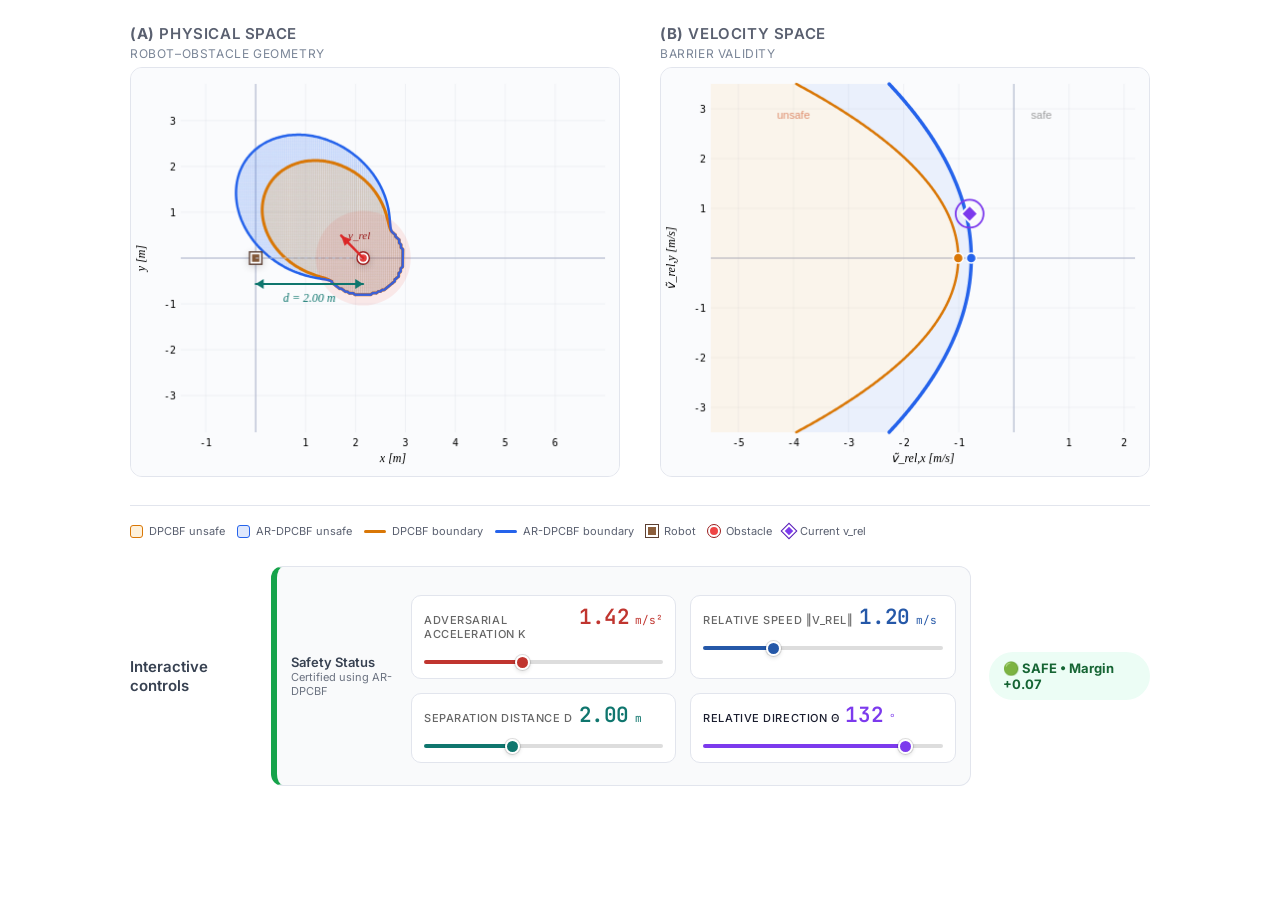
<file: static/interactive/ar_dpcbf_variation_embed.html>
<!DOCTYPE html>

<html lang="en">
<head>
<meta charset="utf-8"/>
<meta content="width=device-width, initial-scale=1.0" name="viewport"/>
<title>AR-DPCBF — Adversarial Barrier Variation</title>
<link href="https://fonts.googleapis.com/css2?family=Inter:wght@400;500;600&amp;family=JetBrains+Mono:wght@400;500&amp;display=swap" rel="stylesheet"/>
<style>
*,*::before,*::after{box-sizing:border-box;margin:0;padding:0}
:root{--bg:transparent;--surf:#fff;--bdr:#E2E5ED;--t1:#1A1D2E;--t2:#5A6070;
  --k-bg:#FFF0EE;--k-b:#C0352F;--k-v:#8A1510;
  --v-bg:#EBF3FF;--v-b:#2558A8;--v-v:#163768;
  --d-bg:#F0FDFA;--d-b:#0F766E;--d-v:#115E59;
  --a-bg:#F3EEFF;--a-b:#7C3AED;--a-v:#5B21B6;}
body{background:transparent;font-family:'Inter',sans-serif;background:var(--bg);color:var(--t1);min-height:100vh;padding:24px 16px 40px;}
.hdr{text-align:center;margin-bottom:20px;}
.hdr h1{font-size:17px;font-weight:600;letter-spacing:-.01em;margin-bottom:3px;}
.hdr p{font-size:12px;color:var(--t2);font-family:'JetBrains Mono',monospace;}
.card{background:transparent;border:none;border-radius:14px;
  padding:22px 22px 18px;max-width:1020px;margin:0 auto;}
.sls{display:grid;grid-template-columns:repeat(2,1fr);gap:14px;margin-top:18px;}
.sb{border-radius:10px;padding:12px;background:#fff !important;border:1px solid var(--bdr) !important;}
.sb.k{background:var(--k-bg);border:1.5px solid var(--k-b);}
.sb.v{background:var(--v-bg);border:1.5px solid var(--v-b);}
.sb.d{background:var(--d-bg);border:1.5px solid var(--d-b);}
.sbt{display:flex;align-items:baseline;gap:6px;margin-bottom:7px;}
.sbl{font-size:11px;font-weight:500;letter-spacing:.05em;text-transform:uppercase;}
.sb.k .sbl{color:#666}.sb.v .sbl{color:#666}.sb.d .sbl{color:#666}
.sbv{font-size:21px;font-weight:600;font-family:'JetBrains Mono',monospace;letter-spacing:-.02em;line-height:1;}
.sb.k .sbv{color:var(--k-b)}.sb.v .sbv{color:var(--v-b)}.sb.d .sbv{color:var(--d-b)}
.sbu{font-size:11px;font-family:'JetBrains Mono',monospace;}
.sb.k .sbu{color:var(--k-b)}.sb.v .sbu{color:var(--v-b)}.sb.d .sbu{color:var(--d-b)}
input[type=range]{-webkit-appearance:none;appearance:none;width:100%;height:4px;border-radius:2px;outline:none;cursor:pointer;}
.sb.k input{background:linear-gradient(to right,var(--k-b) var(--p,40%),#DDD var(--p,40%));}
.sb.v input{background:linear-gradient(to right,var(--v-b) var(--p,40%),#DDD var(--p,40%));}
.sb.d input{background:linear-gradient(to right,var(--d-b) var(--p,40%),#DDD var(--p,40%));}
input[type=range]::-webkit-slider-thumb{-webkit-appearance:none;width:15px;height:15px;border-radius:50%;
  border:2px solid white;box-shadow:0 0 0 1px rgba(0,0,0,.12),0 2px 4px rgba(0,0,0,.12);cursor:pointer;}
.sb.k input::-webkit-slider-thumb{background:var(--k-b);}
.sb.v input::-webkit-slider-thumb{background:var(--v-b);}
.sb.d input::-webkit-slider-thumb{background:var(--d-b);}
.sb.a{background:var(--a-bg);border:1.5px solid var(--a-b);}
.sb.a .sbv{color:var(--a-b)}
.sb.a .sbu{color:var(--a-b)}
.sb.a input{background:linear-gradient(to right,var(--a-b) var(--p,40%),#DDD var(--p,40%));}
.sb.a input::-webkit-slider-thumb{background:var(--a-b);}

.plots{display:grid;grid-template-columns:1fr 1fr;gap:40px;}
.pw{display:flex;flex-direction:column;gap:5px;}
.pt{font-size:11px;font-weight:500;color:var(--t2);letter-spacing:.04em;text-transform:uppercase;}
canvas{display:block;width:100%;border-radius:12px;border:1px solid var(--bdr);background:#FAFBFD;}
.embed{box-shadow:none;border:none;background:transparent;padding:0}.sls{margin-bottom:12px}.sb{padding:10px 12px}.pt{font-size:15px;font-weight:600}.leg{display:flex;flex-wrap:wrap;gap:6px 12px;margin-top:28px;padding-top:18px;border-top:1px solid var(--bdr);}
.li{display:flex;align-items:center;gap:6px;font-size:11px;color:var(--t2);}
.lsw{width:13px;height:13px;border-radius:3px;border:1.5px solid;}
.lln{width:22px;height:3px;border-radius:1.5px;}
.lds{width:22px;height:0;border-top:2.5px dashed;}
.ldt{width:9px;height:9px;border-radius:50%;}

canvas{transition:transform .12s ease;}
.sb{transition:box-shadow .15s ease,transform .15s ease;}
.sb:hover{box-shadow:0 3px 10px rgba(0,0,0,.08);}
input[type=range]:active{cursor:grabbing;}


.status-card{margin:18px 0 24px;padding:16px 18px;border:1px solid #E2E5ED;border-left:6px solid #16A34A;border-radius:12px;background:#F9FAFB;display:flex;justify-content:space-between;align-items:center;transition:.2s}
.status-title{font-size:13px;font-weight:600;color:#374151}
.status-sub{font-size:11px;color:#6B7280}
.status-pill{padding:8px 14px;border-radius:999px;font-weight:700;font-size:13px}
.controls-header{display:flex;justify-content:space-between;align-items:center;margin-top:28px;margin-bottom:12px;gap:18px}
.controls-title{font-size:15px;font-weight:600;color:#374151}
.status-card.compact{margin:0;min-width:280px;padding:10px 14px}
</style>
</head>
<body>
<div class="card embed">
<div class="plots">
<div class="pw"><div class="pt"><b>(A)</b> Physical Space<br/><span style="font-size:12px;font-weight:400;color:#7a8597">Robot–Obstacle Geometry</span></div><canvas height="400" id="cp"></canvas></div>
<div class="pw"><div class="pt"><b>(B)</b> Velocity Space<br/><span style="font-size:12px;font-weight:400;color:#7a8597">Barrier Validity</span></div><canvas height="400" id="cv"></canvas></div>
</div>
<div class="leg">
<div class="li"><div class="lsw" style="background:rgba(245,158,11,.15);border-color:#D97706;"></div>DPCBF unsafe</div>
<div class="li"><div class="lsw" style="background:rgba(37,99,235,.15);border-color:#2563EB;"></div>AR-DPCBF unsafe</div>
<div class="li"><div class="lln" style="background:#D97706;"></div>DPCBF boundary</div>
<div class="li"><div class="lln" style="background:#2563EB;"></div>AR-DPCBF boundary</div>
<div class="li"><div style="width:12px;height:12px;background:#8B5E3C;border:2px solid #fff;outline:1.5px solid #5C4033;"></div>Robot</div>
<div class="li"><div style="width:12px;height:12px;border-radius:50%;background:#EF4444;border:2px solid #fff;outline:1.5px solid #991B1B;"></div>Obstacle</div>
<div class="li"><div style="width:10px;height:10px;background:#7C3AED;border:2px solid #fff;outline:1.5px solid #5B21B6;transform:rotate(45deg);"></div>Current v_rel</div>
</div>
<div class="controls-header">
  <div class="controls-title">Interactive controls</div>
  <div class="status-card compact" id="statusCard">
<div>
<div class="status-title">Safety Status</div>
<div class="status-sub">Certified using AR-DPCBF</div>
</div>
<div class="sls">
<div class="sb k"><div class="sbt"><span class="sbl">Adversarial acceleration κ</span><span class="sbv" id="vk">1.42</span><span class="sbu">m/s²</span></div><input id="sk" max="3.5" min="0" step="0.02" type="range" value="1.42"/></div>
<div class="sb v"><div class="sbt"><span class="sbl">Relative speed ‖v_rel‖</span><span class="sbv" id="vv">1.20</span><span class="sbu">m/s</span></div><input id="sv" max="3.5" min="0.3" step="0.02" type="range" value="1.20"/></div>
<div class="sb d"><div class="sbt"><span class="sbl">Separation distance d</span><span class="sbv" id="vd">2.00</span><span class="sbu">m</span></div><input id="sd" max="5.0" min="0.3" step="0.02" type="range" value="2.00"/></div>
<div class="sb a"><div class="sbt"><span class="sbl">Relative direction θ</span><span class="sbv" id="va">132</span><span class="sbu">°</span></div><input id="sa" max="180" min="-180" step="1" type="range" value="132"/></div>
</div>
</div>
<div class="status-pill" id="statusPill">🟢 SAFE • Margin +0.00</div>
</div>

</div>
<script>
// Constants
const KL=0.144, KM=0.505, GAM=10, AMAX=1.0, RS=0.8, RR=0.3, RO=0.5;
const DPR = Math.min(window.devicePixelRatio||1, 2);

// Relative velocity direction
let theta=132;

// Plot axes
const PH={xmin:-1.5, xmax:7.0, ymin:-3.8, ymax:3.8};
const VL={xmin:-5.5, xmax:2.2, ymin:-3.5, ymax:3.5};

const elCP=document.getElementById('cp'), elCV=document.getElementById('cv');
function setupC(c){const w=c.parentElement.clientWidth; c.style.width=w+'px'; c.style.height='410px'; c.width=w*DPR; c.height=410*DPR;}
setupC(elCP); setupC(elCV);

function mkT(ax,W,H,PL,PR,PT,PB){
  const pw=W-PL-PR, ph=H-PT-PB;
  return{x:v=>PL+(v-ax.xmin)/(ax.xmax-ax.xmin)*pw,
         y:v=>PT+(1-(v-ax.ymin)/(ax.ymax-ax.ymin))*ph, pw, ph};
}

// ── Barrier field computation ──────────────────────────────────────────
// Returns two fields: h_dp (DPCBF) and h_ar (adversarial/AR)
// 
// Physical Space: robot position varies, obstacle fixed at (obs_x, 0)
// h_dp(robot_pos) = vtx(robot_pos) + λ·vty²(robot_pos) + μ(d_here)
//   unsafe if h_dp < 0
//
// h_ar(robot_pos) = h_dp(robot_pos) - Δμ(d_here)
//   where Δμ = κ·d_here/(γ·‖v_rel‖) = extra margin from adversarial acceleration
//   unsafe if h_ar < 0  i.e.  h_dp < Δμ
//   This is always a larger region than h_dp < 0
function buildField(kappa, vrel, d_slider){
  const obs_x = Math.sqrt(d_slider*d_slider + RS*RS);
  const th=theta*Math.PI/180;
  const VDX=Math.cos(th), VDY=Math.sin(th);
  const vrx=VDX*vrel, vry=VDY*vrel;
  const dmu_factor = kappa/(GAM*vrel);  // Δμ = dmu_factor * d_here

  const NX=220, NY=220;
  const hDP = new Float32Array(NX*NY);
  const hAR = new Float32Array(NX*NY);
  const dxf=(PH.xmax-PH.xmin)/(NX-1), dyf=(PH.ymax-PH.ymin)/(NY-1);

  for(let j=0;j<NY;j++){
    const ry=PH.ymin+j*dyf;
    for(let i=0;i<NX;i++){
      const rx=PH.xmin+i*dxf;
      // p_rel = obstacle - robot
      const px=obs_x-rx, py=0-ry;
      const dist2=px*px+py*py;

      if(dist2 <= RS*RS){
        // Inside combined safety circle → always unsafe (draw obstacle on top)
        hDP[j*NX+i] = -1;
        hAR[j*NX+i] = -1;
        continue;
      }

      const dg = Math.sqrt(dist2 - RS*RS);
      const alp = Math.atan2(py, px);
      const ca=Math.cos(alp), sa=Math.sin(alp);
      // Project v_rel into LoS frame
      const vtx = ca*vrx + sa*vry;
      const vty = -sa*vrx + ca*vry;
      // DPCBF barrier parameters at this position
      const lam = KL*dg/vrel;
      const mu  = KM*dg;
      const h = vtx + lam*vty*vty + mu;
      const dMu = kappa*dg/(GAM*vrel);
      hDP[j*NX+i] = h;
      hAR[j*NX+i] = h - dMu;
    }
  }
  return {hDP, hAR, NX, NY, dxf, dyf, obs_x, vrx, vry};
}

// ── Marching squares (find h=0 contours) ──────────────────────────────
function march(field, NX, NY){
  const segs=[];
  const dx=(PH.xmax-PH.xmin)/(NX-1), dy=(PH.ymax-PH.ymin)/(NY-1);
  for(let j=0;j<NY-1;j++)for(let i=0;i<NX-1;i++){
    const v00=field[j*NX+i], v10=field[j*NX+i+1];
    const v01=field[(j+1)*NX+i], v11=field[(j+1)*NX+i+1];
    const pts=[];
    const ip=(a,b,xa,ya,xb,yb)=>{
      const t=a/(a-b);
      pts.push([xa+t*(xb-xa), ya+t*(yb-ya)]);
    };
    if((v00>=0)!=(v10>=0)) ip(v00,v10, PH.xmin+i*dx,PH.ymin+j*dy, PH.xmin+(i+1)*dx,PH.ymin+j*dy);
    if((v10>=0)!=(v11>=0)) ip(v10,v11, PH.xmin+(i+1)*dx,PH.ymin+j*dy, PH.xmin+(i+1)*dx,PH.ymin+(j+1)*dy);
    if((v01>=0)!=(v11>=0)) ip(v01,v11, PH.xmin+i*dx,PH.ymin+(j+1)*dy, PH.xmin+(i+1)*dx,PH.ymin+(j+1)*dy);
    if((v00>=0)!=(v01>=0)) ip(v00,v01, PH.xmin+i*dx,PH.ymin+j*dy, PH.xmin+i*dx,PH.ymin+(j+1)*dy);
    if(pts.length>=2) segs.push(pts);
  }
  return segs;
}

// ── Raster fill (all cells where field<0) ─────────────────────────────
function rasterFill(ctx, field, NX, NY, T, color){
  ctx.fillStyle=color;
  const dx=(PH.xmax-PH.xmin)/(NX-1), dy=(PH.ymax-PH.ymin)/(NY-1);
  const pw=Math.ceil(T.pw/(NX-1))+1, ph=Math.ceil(T.ph/(NY-1))+1;
  for(let j=0;j<NY;j++)for(let i=0;i<NX;i++){
    if(field[j*NX+i]<0){
      ctx.fillRect(
        T.x(PH.xmin+i*dx - dx/2),
        T.y(PH.ymin+j*dy + dy/2),
        pw, ph
      );
    }
  }
}

// ── Drawing utilities ──────────────────────────────────────────────────
function drawSegs(ctx,segs,T){for(const p of segs){if(p.length<2)continue;ctx.moveTo(T.x(p[0][0]),T.y(p[0][1]));ctx.lineTo(T.x(p[1][0]),T.y(p[1][1]));}}

function arw(ctx,x1,y1,x2,y2,col,lw){
  const a=Math.atan2(y2-y1,x2-x1), hl=11*DPR;
  ctx.save();
  ctx.strokeStyle=col;ctx.fillStyle=col;
  ctx.lineWidth=2.5*DPR;
  ctx.lineCap='round';ctx.lineJoin='round';
  ctx.beginPath();ctx.moveTo(x1,y1);ctx.lineTo(x2,y2);ctx.stroke();
  ctx.beginPath();
  ctx.moveTo(x2,y2);
  ctx.lineTo(x2-hl*Math.cos(a-0.45),y2-hl*Math.sin(a-0.45));
  ctx.lineTo(x2-hl*Math.cos(a+0.45),y2-hl*Math.sin(a+0.45));
  ctx.closePath();ctx.fill();
  ctx.font=`italic ${11*DPR}px Georgia`;
  ctx.fillStyle='#991B1B';
  ctx.fillText('v_rel',(x1+x2)/2-4*DPR,(y1+y2)/2-8*DPR);
  ctx.restore();
}

function gridAxes(ctx,T,ax,xv,yv,xl,yl,W,H,PL,PR,PT,PB){
  ctx.save();
  ctx.strokeStyle='rgba(150,160,180,0.18)';ctx.lineWidth=.6*DPR;
  for(const x of xv){ctx.beginPath();ctx.moveTo(T.x(x),PT);ctx.lineTo(T.x(x),H-PB);ctx.stroke();}
  for(const y of yv){ctx.beginPath();ctx.moveTo(PL,T.y(y));ctx.lineTo(W-PR,T.y(y));ctx.stroke();}
  ctx.strokeStyle='#A8B0C8';ctx.lineWidth=DPR;
  ctx.beginPath();ctx.moveTo(PL,T.y(0));ctx.lineTo(W-PR,T.y(0));ctx.stroke();
  ctx.beginPath();ctx.moveTo(T.x(0),PT);ctx.lineTo(T.x(0),H-PB);ctx.stroke();
  ctx.fillStyle='#000000';ctx.font=`${10*DPR}px 'JetBrains Mono',monospace`;
  ctx.textAlign='center';
  for(const x of xv){if(x===0)continue;ctx.fillText(x,T.x(x),H-PB+14*DPR);}
  ctx.textAlign='right';
  for(const y of yv){if(y===0)continue;ctx.fillText(y,PL-5*DPR,T.y(y)+4*DPR);}
  ctx.font=`italic ${12*DPR}px Georgia,serif`;ctx.fillStyle='#000000';
  ctx.textAlign='center';
  ctx.fillText(xl,PL+T.pw/2,H-PB+30*DPR);
  ctx.save();ctx.translate(PL-36*DPR,PT+T.ph/2);ctx.rotate(-Math.PI/2);ctx.fillText(yl,0,0);ctx.restore();
  ctx.restore();
}


function drawMarker(ctx,x,y,isRobot,fill,outer){
  ctx.save();
  ctx.shadowColor='rgba(0,0,0,0.18)';
  ctx.shadowBlur=8*DPR;
  ctx.shadowOffsetY=2*DPR;
  const ro=6.2*DPR;      // outer outline
  const ri=4.9*DPR;      // smaller filled marker
  ctx.fillStyle=fill;
  ctx.strokeStyle='#FFFFFF';
  ctx.lineWidth=2.4*DPR;
  if(isRobot){
    ctx.beginPath();
    ctx.rect(x-ri,y-ri,2*ri,2*ri);
    ctx.fill();
    ctx.stroke();
    ctx.shadowColor='transparent';
    ctx.strokeStyle=outer;
    ctx.lineWidth=1.4*DPR;
    ctx.strokeRect(x-ro,y-ro,2*ro,2*ro);
  }else{
    ctx.beginPath();
    ctx.arc(x,y,ri,0,Math.PI*2);
    ctx.fill();
    ctx.stroke();
    ctx.shadowColor='transparent';
    ctx.beginPath();
    ctx.strokeStyle=outer;
    ctx.lineWidth=1.4*DPR;
    ctx.arc(x,y,ro,0,Math.PI*2);
    ctx.stroke();
  }
  ctx.restore();
}

// ── Main render ────────────────────────────────────────────────────────
function render(kappa, vrel, d){
  const F = buildField(kappa, vrel, d);
  const PL=50*DPR, PR=14*DPR, PT=16*DPR, PB=44*DPR;
  const Wp=elCP.width, Hp=elCP.height, Wv=elCV.width, Hv=elCV.height;
  const Tp=mkT(PH,Wp,Hp,PL,PR,PT,PB);
  const Tv=mkT(VL,Wv,Hv,PL,PR,PT,PB);
  const ctxP=elCP.getContext('2d'), ctxV=elCV.getContext('2d');

  // ── Physical Space ──────────────────────────────────────────────────
  ctxP.clearRect(0,0,Wp,Hp);
  ctxP.fillStyle='#FAFBFD'; ctxP.fillRect(0,0,Wp,Hp);
  gridAxes(ctxP,Tp,PH,[-1,0,1,2,3,4,5,6],[-3,-2,-1,0,1,2,3],'x [m]','y [m]',Wp,Hp,PL,PR,PT,PB);

  // Green fill first (AR unsafe — larger, behind orange)
  rasterFill(ctxP, F.hAR, F.NX, F.NY, Tp, 'rgba(37,99,235,0.07)');
  // Orange fill on top (DPCBF unsafe — smaller inner region)
  rasterFill(ctxP, F.hDP, F.NX, F.NY, Tp, 'rgba(245,158,11,0.07)');

  // DPCBF boundary h=0 (orange dashed)
  const dpS=march(F.hDP, F.NX, F.NY);
  ctxP.save();ctxP.strokeStyle='#D97706';ctxP.lineWidth=3*DPR;ctxP.setLineDash([]);ctxP.lineCap='round';
  ctxP.beginPath();drawSegs(ctxP,dpS,Tp);ctxP.stroke();ctxP.restore();

  // AR boundary h_ar=0 (blue solid, the h*=0 curve)
  const arS=march(F.hAR, F.NX, F.NY);
  ctxP.save();ctxP.strokeStyle='#2563EB';ctxP.lineWidth=2.5*DPR;ctxP.setLineDash([]);ctxP.lineCap='round';
  ctxP.beginPath();drawSegs(ctxP,arS,Tp);ctxP.stroke();ctxP.restore();

  // Obstacle at (obs_x, 0)
  const obs_x=F.obs_x;
  const ox=Tp.x(obs_x), oy=Tp.y(0);
  const halo=RO/(PH.xmax-PH.xmin)*Tp.pw*1.9;
  ctxP.save();
  ctxP.fillStyle='rgba(229,57,53,0.10)';
  ctxP.beginPath();ctxP.arc(ox,oy,halo,0,Math.PI*2);ctxP.fill();
  drawMarker(ctxP,ox,oy,false,'#EF4444','#991B1B');

  // Robot at origin (0,0)
  const rx0=Tp.x(0), ry0=Tp.y(0);
  drawMarker(ctxP,rx0,ry0,true,'#8B5E3C','#5C4033');

  // LoS dashed line robot→obstacle
  ctxP.save();ctxP.strokeStyle='#BFC7D8';ctxP.lineWidth=DPR;ctxP.setLineDash([3*DPR,4*DPR]);
  ctxP.beginPath();ctxP.moveTo(rx0,ry0);ctxP.lineTo(ox,oy);ctxP.stroke();ctxP.restore();

  // v_rel arrow (from obstacle, shows relative velocity direction)
  arw(ctxP, ox, oy, Tp.x(obs_x+F.vrx*0.55), Tp.y(0+F.vry*0.55), '#DC2626', 2.5*DPR);

  // d annotation (separation arrow)
  const ay=Math.max(ry0,oy)+26*DPR;
  ctxP.save();ctxP.strokeStyle='#0F766E';ctxP.lineWidth=1.8*DPR;ctxP.setLineDash([]);ctxP.lineCap='round';
  ctxP.beginPath();ctxP.moveTo(rx0,ay);ctxP.lineTo(ox,ay);ctxP.stroke();
  ctxP.fillStyle='#0F766E';
  [[rx0,1],[ox,-1]].forEach(([x,s])=>{ctxP.beginPath();ctxP.moveTo(x,ay);ctxP.lineTo(x+s*8*DPR,ay-5*DPR);ctxP.lineTo(x+s*8*DPR,ay+5*DPR);ctxP.closePath();ctxP.fill();});
  ctxP.font=`italic ${12*DPR}px Georgia`;ctxP.textAlign='center';
  ctxP.fillText(`d = ${d.toFixed(2)} m`, (rx0+ox)/2, ay+18*DPR);
  ctxP.restore();

  // ── Velocity Space ───────────────────────────────────────────────────
  ctxV.clearRect(0,0,Wv,Hv);
  ctxV.fillStyle='#FAFBFD'; ctxV.fillRect(0,0,Wv,Hv);
  gridAxes(ctxV,Tv,VL,[-5,-4,-3,-2,-1,0,1,2],[-3,-2,-1,0,1,2,3],'ṽ_rel,x [m/s]','ṽ_rel,y [m/s]',Wv,Hv,PL,PR,PT,PB);

  // Parabola curves from exact equations
  // DPCBF: h=0 → ṽx = -λ·ṽy² - μ
  // AR-DPCBF: h*=0 → ṽx = -λ*·ṽy² - μ*
  const lam = KL*d/vrel, mu = KM*d;
  const dLam = kappa/(GAM*AMAX*vrel);
  const dMu = kappa*d/(GAM*vrel);
  const lam_s = lam - dLam;
  const mu_s = mu - dMu;
  const N=500, dpx=[], dpy=[], arx=[], ary=[];
  for(let i=0;i<=N;i++){
    const vy=VL.ymin+i/N*(VL.ymax-VL.ymin);
    const vxd=-lam  *vy*vy-mu,   vxa=-lam_s*vy*vy-mu_s;
    if(vxd>=VL.xmin&&vxd<=VL.xmax){dpx.push(vxd);dpy.push(vy);}
    if(vxa>=VL.xmin&&vxa<=VL.xmax){arx.push(vxa);ary.push(vy);}
  }

  // Left-of-DP fill (DPCBF unsafe in vel space)
  if(dpx.length>1){
    ctxV.save();ctxV.fillStyle='rgba(245,158,11,0.07)';
    ctxV.beginPath();ctxV.moveTo(Tv.x(dpx[0]),Tv.y(dpy[0]));
    for(let i=1;i<dpx.length;i++)ctxV.lineTo(Tv.x(dpx[i]),Tv.y(dpy[i]));
    ctxV.lineTo(Tv.x(VL.xmin),Tv.y(dpy[dpy.length-1]));
    ctxV.lineTo(Tv.x(VL.xmin),Tv.y(dpy[0]));
    ctxV.closePath();ctxV.fill();ctxV.restore();
  }

  // Gap fill between AR and DP parabolas (adversarial widening zone)
  if(dpx.length>1&&arx.length>1){
    ctxV.save();ctxV.fillStyle='rgba(37,99,235,0.07)';
    ctxV.beginPath();ctxV.moveTo(Tv.x(arx[0]),Tv.y(ary[0]));
    for(let i=1;i<arx.length;i++)ctxV.lineTo(Tv.x(arx[i]),Tv.y(ary[i]));
    for(let i=dpx.length-1;i>=0;i--)ctxV.lineTo(Tv.x(dpx[i]),Tv.y(dpy[i]));
    ctxV.closePath();ctxV.fill();ctxV.restore();
  }

  // DPCBF boundary (orange dashed)
  if(dpx.length>1){
    ctxV.save();ctxV.strokeStyle='#D97706';ctxV.lineWidth=2.5*DPR;ctxV.setLineDash([]);ctxV.lineCap='round';
    ctxV.beginPath();ctxV.moveTo(Tv.x(dpx[0]),Tv.y(dpy[0]));
    for(let i=1;i<dpx.length;i++)ctxV.lineTo(Tv.x(dpx[i]),Tv.y(dpy[i]));
    ctxV.stroke();ctxV.restore();
  }

  // AR-DPCBF boundary h*=0 (solid blue)
  if(arx.length>1){
    ctxV.save();ctxV.strokeStyle='#2563EB';ctxV.lineWidth=3.5*DPR;ctxV.setLineDash([]);ctxV.lineCap='round';
    ctxV.beginPath();ctxV.moveTo(Tv.x(arx[0]),Tv.y(ary[0]));
    for(let i=1;i<arx.length;i++)ctxV.lineTo(Tv.x(arx[i]),Tv.y(ary[i]));
    ctxV.stroke();ctxV.restore();
  }

  // Vertex dots on ṽy=0
  [[Tv.x(-mu),Tv.y(0),'#D97706'],[Tv.x(-mu_s),Tv.y(0),'#2563EB']].forEach(([x,y,c])=>{
    ctxV.save();ctxV.fillStyle=c;ctxV.strokeStyle='white';ctxV.lineWidth=1.5*DPR;
    ctxV.beginPath();ctxV.arc(x,y,5*DPR,0,Math.PI*2);ctxV.fill();ctxV.stroke();ctxV.restore();
  });

  // Current ṽ_rel dot (LoS frame at obstacle position: alpha=0 → vtx=vrx, vty=vry)
  const vtx_c=F.vrx, vty_c=F.vry;
  if(vtx_c>=VL.xmin&&vtx_c<=VL.xmax&&vty_c>=VL.ymin&&vty_c<=VL.ymax){
    const px=Tv.x(vtx_c), py=Tv.y(vty_c);
    ctxV.save();
    ctxV.translate(px,py);
    ctxV.rotate(Math.PI/4);
    ctxV.fillStyle='#7C3AED';
    ctxV.strokeStyle='white';
    ctxV.lineWidth=2*DPR;
    ctxV.beginPath();
    ctxV.rect(-6*DPR,-6*DPR,12*DPR,12*DPR);
    ctxV.fill();
    ctxV.stroke();
    ctxV.restore();
    ctxV.save();
    ctxV.strokeStyle='#7C3AED';
    ctxV.lineWidth=1.8*DPR;
    ctxV.beginPath();
    ctxV.arc(px,py,14*DPR,0,Math.PI*2);
    ctxV.stroke();
    // h and h* at current v_rel
    const h_now =vtx_c+lam  *vty_c*vty_c+mu;
    const hs_now=vtx_c+lam_s*vty_c*vty_c+mu_s;
    const safe=hs_now>=0;
    const pill=document.getElementById('statusPill');
    if(pill){
      if(safe){
        pill.textContent=`🟢 SAFE • Margin +${hs_now.toFixed(2)}`;
        pill.style.background='#ECFDF5';document.getElementById('statusCard').style.borderLeftColor='#16A34A';
        pill.style.color='#166534';
      }else{
        pill.textContent=`🔴 UNSAFE • Margin ${hs_now.toFixed(2)}`;
        pill.style.background='#FEF2F2';document.getElementById('statusCard').style.borderLeftColor='#DC2626';
        pill.style.color='#991B1B';
      }
    }
    ctxV.restore();
  }

  // safe/unsafe labels
  ctxV.save();ctxV.font=`${11*DPR}px 'Inter',sans-serif`;ctxV.textAlign='center';
  ctxV.fillStyle='rgba(80,80,80,0.55)';ctxV.fillText('safe',Tv.x(0.5),Tv.y(2.8));
  ctxV.fillStyle='rgba(200,60,10,0.55)';ctxV.fillText('unsafe',Tv.x(-4.0),Tv.y(2.8));
  ctxV.restore();
}

// ── Slider handling ────────────────────────────────────────────────────
function pct(el){return((+el.value-+el.min)/(+el.max-+el.min)*100).toFixed(1)+'%';}
let raf=null;
function onInput(){
  const k=+document.getElementById('sk').value;
  const v=+document.getElementById('sv').value;
  const d=+document.getElementById('sd').value;
  theta=+document.getElementById('sa').value;
  document.getElementById('vk').textContent=k.toFixed(2);
  document.getElementById('vv').textContent=v.toFixed(2);
  document.getElementById('vd').textContent=d.toFixed(2);
  document.getElementById('va').textContent=Math.round(theta);
  ['sk','sv','sd','sa'].forEach(id=>{const el=document.getElementById(id);el.style.setProperty('--p',pct(el));});
  if(raf)cancelAnimationFrame(raf);
  raf=requestAnimationFrame(()=>render(k,v,d));
}
['sk','sv','sd','sa'].forEach(id=>document.getElementById(id).addEventListener('input',onInput));
window.addEventListener('resize',()=>{setupC(elCP);setupC(elCV);onInput();});
['sk','sv','sd','sa'].forEach(id=>{const el=document.getElementById(id);el.style.setProperty('--p',pct(el));});
onInput();
</script>
</body>
</html>
</file>
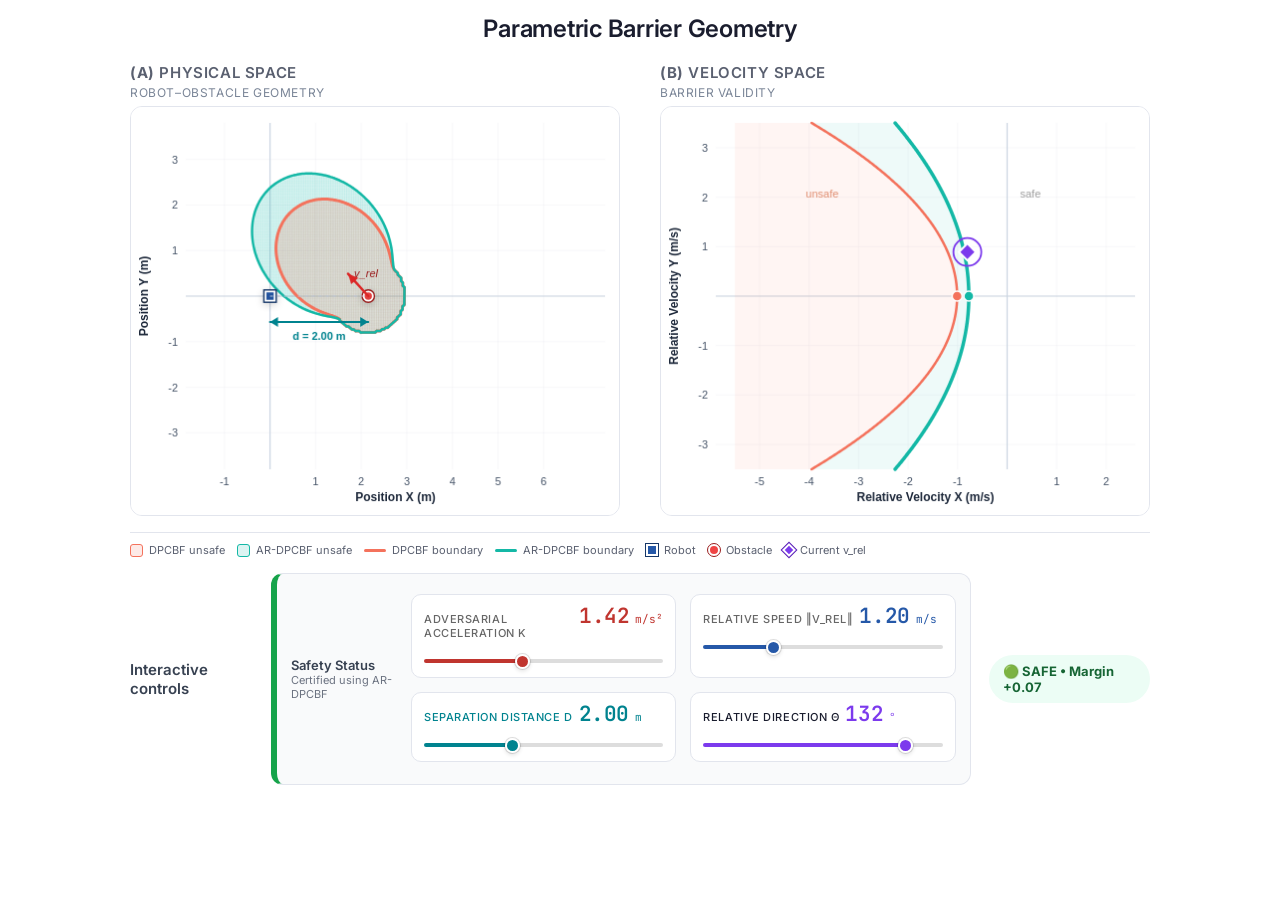
<file: static/interactive/ar_dpcbf_variation_embed_updated.html>
<!DOCTYPE html>

<html lang="en">
<head>
<meta charset="utf-8"/>
<meta content="width=device-width, initial-scale=1.0" name="viewport"/>
<title>AR-DPCBF — Adversarial Barrier Variation</title>
<link href="https://fonts.googleapis.com/css2?family=Inter:wght@400;500;600&amp;family=JetBrains+Mono:wght@400;500&amp;display=swap" rel="stylesheet"/>
<style>
*,*::before,*::after{box-sizing:border-box;margin:0;padding:0}
:root{--bg:transparent;--surf:#fff;--bdr:#E2E5ED;--t1:#1A1D2E;--t2:#5A6070;
  --k-bg:#FFF0EE;--k-b:#C0352F;--k-v:#8A1510;
  --v-bg:#EBF3FF;--v-b:#2558A8;--v-v:#163768;
  --d-bg:#E0F7FA;--d-b:#00838F;--d-v:#006064;
  --a-bg:#F3EEFF;--a-b:#7C3AED;--a-v:#5B21B6;}
body{background:transparent;font-family:'Inter',sans-serif;background:var(--bg);color:var(--t1);min-height:100vh;padding:14px 16px 20px;}
.hdr{text-align:center;margin-bottom:20px;}
.hdr h1{font-size:24px;font-weight:600;letter-spacing:-.01em;margin-bottom:3px;}
.hdr p{font-size:12px;color:var(--t2);font-family:'JetBrains Mono',monospace;}
.card{background:transparent;border:none;border-radius:14px;
  padding:14px 18px 12px;max-width:1020px;margin:0 auto;}
.sls{display:grid;grid-template-columns:repeat(2,1fr);gap:14px;margin-top:10px;}
.sb{border-radius:10px;padding:12px;background:#fff !important;border:1px solid var(--bdr) !important;}
.sb.k{background:var(--k-bg);border:1.5px solid var(--k-b);}
.sb.v{background:var(--v-bg);border:1.5px solid var(--v-b);}
.sb.d{background:var(--d-bg);border:1.5px solid var(--d-b);}
.sbt{display:flex;align-items:baseline;gap:6px;margin-bottom:7px;}
.sbl{font-size:11px;font-weight:500;letter-spacing:.05em;text-transform:uppercase;}
.sb.k .sbl{color:#666}.sb.v .sbl{color:#666}.sb.d .sbl{color:#006064}
.sbv{font-size:21px;font-weight:600;font-family:'JetBrains Mono',monospace;letter-spacing:-.02em;line-height:1;}
.sb.k .sbv{color:var(--k-b)}.sb.v .sbv{color:var(--v-b)}.sb.d .sbv{color:var(--d-b)}
.sbu{font-size:11px;font-family:'JetBrains Mono',monospace;}
.sb.k .sbu{color:var(--k-b)}.sb.v .sbu{color:var(--v-b)}.sb.d .sbu{color:var(--d-b)}
input[type=range]{-webkit-appearance:none;appearance:none;width:100%;height:4px;border-radius:2px;outline:none;cursor:pointer;}
.sb.k input{background:linear-gradient(to right,var(--k-b) var(--p,40%),#DDD var(--p,40%));}
.sb.v input{background:linear-gradient(to right,var(--v-b) var(--p,40%),#DDD var(--p,40%));}
.sb.d input{background:linear-gradient(to right,var(--d-b) var(--p,40%),#DDD var(--p,40%));}
input[type=range]::-webkit-slider-thumb{-webkit-appearance:none;width:15px;height:15px;border-radius:50%;
  border:2px solid white;box-shadow:0 0 0 1px rgba(0,0,0,.12),0 2px 4px rgba(0,0,0,.12);cursor:pointer;}
.sb.k input::-webkit-slider-thumb{background:var(--k-b);}
.sb.v input::-webkit-slider-thumb{background:var(--v-b);}
.sb.d input::-webkit-slider-thumb{background:var(--d-b);}
.sb.a{background:var(--a-bg);border:1.5px solid var(--a-b);}
.sb.a .sbv{color:var(--a-b)}
.sb.a .sbu{color:var(--a-b)}
.sb.a input{background:linear-gradient(to right,var(--a-b) var(--p,40%),#DDD var(--p,40%));}
.sb.a input::-webkit-slider-thumb{background:var(--a-b);}

.plots{display:grid;grid-template-columns:1fr 1fr;gap:40px;}
.pw{display:flex;flex-direction:column;gap:5px;}
.pt{font-size:11px;font-weight:500;color:var(--t2);letter-spacing:.04em;text-transform:uppercase;}
canvas{display:block;width:100%;border-radius:12px;border:1px solid var(--bdr);background:#FFFFFF;}
.embed{box-shadow:none;border:none;background:transparent;padding:0}.sls{margin-bottom:12px}.sb{padding:10px 12px}.pt{font-size:15px;font-weight:600}.leg{display:flex;flex-wrap:wrap;gap:6px 12px;margin-top:16px;padding-top:10px;border-top:1px solid var(--bdr);}
.li{display:flex;align-items:center;gap:6px;font-size:11px;color:var(--t2);}
.lsw{width:13px;height:13px;border-radius:3px;border:1.5px solid;}
.lln{width:22px;height:3px;border-radius:1.5px;}
.lds{width:22px;height:0;border-top:2.5px dashed;}
.ldt{width:9px;height:9px;border-radius:50%;}

canvas{transition:transform .12s ease;}
.sb{transition:box-shadow .15s ease,transform .15s ease;}
.sb:hover{box-shadow:0 3px 10px rgba(0,0,0,.08);}
input[type=range]:active{cursor:grabbing;}


.status-card{margin:10px 0 14px;padding:16px 18px;border:1px solid #E2E5ED;border-left:6px solid #16A34A;border-radius:12px;background:#F9FAFB;display:flex;justify-content:space-between;align-items:center;transition:.2s}
.status-title{font-size:13px;font-weight:600;color:#374151}
.status-sub{font-size:11px;color:#6B7280}
.status-pill{padding:8px 14px;border-radius:999px;font-weight:700;font-size:13px}
.controls-header{display:flex;justify-content:space-between;align-items:center;margin-top:16px;margin-bottom:8px;gap:18px}
.controls-title{font-size:15px;font-weight:600;color:#374151}
.status-card.compact{margin:0;min-width:280px;padding:10px 14px}
</style>
</head>
<body>
<div class="card embed">
<div class="hdr">
  <h1>Parametric Barrier Geometry</h1>
</div>
<div class="plots">
<div class="pw"><div class="pt"><b>(A)</b> Physical Space<br/><span style="font-size:12px;font-weight:400;color:#7a8597">Robot–Obstacle Geometry</span></div><canvas height="400" id="cp"></canvas></div>
<div class="pw"><div class="pt"><b>(B)</b> Velocity Space<br/><span style="font-size:12px;font-weight:400;color:#7a8597">Barrier Validity</span></div><canvas height="400" id="cv"></canvas></div>
</div>
<div class="leg">
<div class="li"><div class="lsw" style="background:rgba(244,114,92,0.15);border-color:#F4725C;"></div>DPCBF unsafe</div>
<div class="li"><div class="lsw" style="background:rgba(20,184,166,0.15);border-color:#14B8A6;"></div>AR-DPCBF unsafe</div>
<div class="li"><div class="lln" style="background:#F4725C;"></div>DPCBF boundary</div>
<div class="li"><div class="lln" style="background:#14B8A6;"></div>AR-DPCBF boundary</div>
<div class="li"><div style="width:12px;height:12px;background:#2558A8;border:2px solid #fff;outline:1.5px solid #163768;"></div>Robot</div>
<div class="li"><div style="width:12px;height:12px;border-radius:50%;background:#EF4444;border:2px solid #fff;outline:1.5px solid #991B1B;"></div>Obstacle</div>
<div class="li"><div style="width:10px;height:10px;background:#7C3AED;border:2px solid #fff;outline:1.5px solid #5B21B6;transform:rotate(45deg);"></div>Current v_rel</div>
</div>
<div class="controls-header">
  <div class="controls-title">Interactive controls</div>
  <div class="status-card compact" id="statusCard">
<div>
<div class="status-title">Safety Status</div>
<div class="status-sub">Certified using AR-DPCBF</div>
</div>
<div class="sls">
<div class="sb k"><div class="sbt"><span class="sbl">Adversarial acceleration κ</span><span class="sbv" id="vk">1.42</span><span class="sbu">m/s²</span></div><input id="sk" max="3.5" min="0" step="0.02" type="range" value="1.42"/></div>
<div class="sb v"><div class="sbt"><span class="sbl">Relative speed ‖v_rel‖</span><span class="sbv" id="vv">1.20</span><span class="sbu">m/s</span></div><input id="sv" max="3.5" min="0.3" step="0.02" type="range" value="1.20"/></div>
<div class="sb d"><div class="sbt"><span class="sbl" style="color:#00838F;">Separation distance d</span><span class="sbv" id="vd">2.00</span><span class="sbu">m</span></div><input id="sd" max="5.0" min="0.3" step="0.02" type="range" value="2.00"/></div>
<div class="sb a"><div class="sbt"><span class="sbl">Relative direction θ</span><span class="sbv" id="va">132</span><span class="sbu">°</span></div><input id="sa" max="180" min="-180" step="1" type="range" value="132"/></div>
</div>
</div>
<div class="status-pill" id="statusPill">🟢 SAFE • Margin +0.00</div>
</div>

</div>
<script>
// Constants
const KL=0.144, KM=0.505, GAM=10, AMAX=1.0, RS=0.8, RR=0.3, RO=0.5;
const DPR = Math.min(window.devicePixelRatio||1, 2);

// Relative velocity direction
let theta=132;

// Plot axes
const PH={xmin:-1.5, xmax:7.0, ymin:-3.8, ymax:3.8};
const VL={xmin:-5.5, xmax:2.2, ymin:-3.5, ymax:3.5};

const elCP=document.getElementById('cp'), elCV=document.getElementById('cv');
function setupC(c){const w=c.parentElement.clientWidth; c.style.width=w+'px'; c.style.height='410px'; c.width=w*DPR; c.height=410*DPR;}
setupC(elCP); setupC(elCV);

function mkT(ax,W,H,PL,PR,PT,PB){
  const pw=W-PL-PR, ph=H-PT-PB;
  const spanX=ax.xmax-ax.xmin, spanY=ax.ymax-ax.ymin;
  const scale=Math.min(pw/spanX, ph/spanY);
  const drawW=spanX*scale, drawH=spanY*scale;
  const offX=PL+(pw-drawW)/2, offY=PT+(ph-drawH)/2;
  return{x:v=>offX+(v-ax.xmin)*scale,
         y:v=>offY+(ax.ymax-v)*scale, pw, ph, scale};
}

// ── Barrier field computation ──────────────────────────────────────────
function buildField(kappa, vrel, d_slider){
  const obs_x = Math.sqrt(d_slider*d_slider + RS*RS);
  const th=theta*Math.PI/180;
  const VDX=Math.cos(th), VDY=Math.sin(th);
  const vrx=VDX*vrel, vry=VDY*vrel;
  const dmu_factor = kappa/(GAM*vrel);

  const NX=220, NY=220;
  const hDP = new Float32Array(NX*NY);
  const hAR = new Float32Array(NX*NY);
  const dxf=(PH.xmax-PH.xmin)/(NX-1), dyf=(PH.ymax-PH.ymin)/(NY-1);

  for(let j=0;j<NY;j++){
    const ry=PH.ymin+j*dyf;
    for(let i=0;i<NX;i++){
      const rx=PH.xmin+i*dxf;
      const px=obs_x-rx, py=0-ry;
      const dist2=px*px+py*py;

      if(dist2 <= RS*RS){
        hDP[j*NX+i] = -1;
        hAR[j*NX+i] = -1;
        continue;
      }

      const dg = Math.sqrt(dist2 - RS*RS);
      const alp = Math.atan2(py, px);
      const ca=Math.cos(alp), sa=Math.sin(alp);
      const vtx = ca*vrx + sa*vry;
      const vty = -sa*vrx + ca*vry;
      const lam = KL*dg/vrel;
      const mu  = KM*dg;
      const h = vtx + lam*vty*vty + mu;
      const dMu = kappa*dg/(GAM*vrel);
      hDP[j*NX+i] = h;
      hAR[j*NX+i] = h - dMu;
    }
  }
  return {hDP, hAR, NX, NY, dxf, dyf, obs_x, vrx, vry};
}

// ── Marching squares ──────────────────────────────────────────────────
function march(field, NX, NY){
  const segs=[];
  const dx=(PH.xmax-PH.xmin)/(NX-1), dy=(PH.ymax-PH.ymin)/(NY-1);
  for(let j=0;j<NY-1;j++)for(let i=0;i<NX-1;i++){
    const v00=field[j*NX+i], v10=field[j*NX+i+1];
    const v01=field[(j+1)*NX+i], v11=field[(j+1)*NX+i+1];
    const pts=[];
    const ip=(a,b,xa,ya,xb,yb)=>{
      const t=a/(a-b);
      pts.push([xa+t*(xb-xa), ya+t*(yb-ya)]);
    };
    if((v00>=0)!=(v10>=0)) ip(v00,v10, PH.xmin+i*dx,PH.ymin+j*dy, PH.xmin+(i+1)*dx,PH.ymin+j*dy);
    if((v10>=0)!=(v11>=0)) ip(v10,v11, PH.xmin+(i+1)*dx,PH.ymin+j*dy, PH.xmin+(i+1)*dx,PH.ymin+(j+1)*dy);
    if((v01>=0)!=(v11>=0)) ip(v01,v11, PH.xmin+i*dx,PH.ymin+(j+1)*dy, PH.xmin+(i+1)*dx,PH.ymin+(j+1)*dy);
    if((v00>=0)!=(v01>=0)) ip(v00,v01, PH.xmin+i*dx,PH.ymin+j*dy, PH.xmin+i*dx,PH.ymin+(j+1)*dy);
    if(pts.length>=2) segs.push(pts);
  }
  return segs;
}

// ── Raster fill ─────────────────────────────────────────────────────
function rasterFill(ctx, field, NX, NY, T, color){
  ctx.fillStyle=color;
  const dx=(PH.xmax-PH.xmin)/(NX-1), dy=(PH.ymax-PH.ymin)/(NY-1);
  const pw=Math.ceil(dx*T.scale)+1, ph=Math.ceil(dy*T.scale)+1;
  for(let j=0;j<NY;j++)for(let i=0;i<NX;i++){
    if(field[j*NX+i]<0){
      ctx.fillRect(
        T.x(PH.xmin+i*dx - dx/2),
        T.y(PH.ymin+j*dy + dy/2),
        pw, ph
      );
    }
  }
}

// ── Drawing utilities ──────────────────────────────────────────────────
function drawSegs(ctx,segs,T){for(const p of segs){if(p.length<2)continue;ctx.moveTo(T.x(p[0][0]),T.y(p[0][1]));ctx.lineTo(T.x(p[1][0]),T.y(p[1][1]));}}

function arw(ctx,x1,y1,x2,y2,col,lw){
  const a=Math.atan2(y2-y1,x2-x1), hl=11*DPR;
  ctx.save();
  ctx.strokeStyle=col;ctx.fillStyle=col;
  ctx.lineWidth=2.5*DPR;
  ctx.lineCap='round';ctx.lineJoin='round';
  ctx.beginPath();ctx.moveTo(x1,y1);ctx.lineTo(x2,y2);ctx.stroke();
  ctx.beginPath();
  ctx.moveTo(x2,y2);
  ctx.lineTo(x2-hl*Math.cos(a-0.45),y2-hl*Math.sin(a-0.45));
  ctx.lineTo(x2-hl*Math.cos(a+0.45),y2-hl*Math.sin(a+0.45));
  ctx.closePath();ctx.fill();
  ctx.font=`italic 500 ${11*DPR}px 'Inter', sans-serif`;
  ctx.fillStyle='#991B1B';
  ctx.fillText('v_rel',(x1+x2)/2-4*DPR,(y1+y2)/2-8*DPR);
  ctx.restore();
}

function gridAxes(ctx,T,ax,xv,yv,xl,yl,W,H,PL,PR,PT,PB){
  ctx.save();
  ctx.strokeStyle='rgba(150,160,180,0.12)';ctx.lineWidth=.6*DPR;
  for(const x of xv){ctx.beginPath();ctx.moveTo(T.x(x),PT);ctx.lineTo(T.x(x),H-PB);ctx.stroke();}
  for(const y of yv){ctx.beginPath();ctx.moveTo(PL,T.y(y));ctx.lineTo(W-PR,T.y(y));ctx.stroke();}
  ctx.strokeStyle='#CBD5E1';ctx.lineWidth=1.2*DPR;
  ctx.beginPath();ctx.moveTo(PL,T.y(0));ctx.lineTo(W-PR,T.y(0));ctx.stroke();
  ctx.beginPath();ctx.moveTo(T.x(0),PT);ctx.lineTo(T.x(0),H-PB);ctx.stroke();
  ctx.fillStyle='#475569';ctx.font=`500 ${11*DPR}px 'Inter', sans-serif`;
  ctx.textAlign='center';
  for(const x of xv){if(x===0)continue;ctx.fillText(x,T.x(x),H-PB+16*DPR);}
  ctx.textAlign='right';
  for(const y of yv){if(y===0)continue;ctx.fillText(y,PL-8*DPR,T.y(y)+4*DPR);}
  ctx.font=`600 ${12*DPR}px 'Inter', sans-serif`;ctx.fillStyle='#1E293B';
  ctx.textAlign='center';
  ctx.fillText(xl,PL+T.pw/2,H-PB+32*DPR);
  ctx.save();ctx.translate(PL-38*DPR,PT+T.ph/2);ctx.rotate(-Math.PI/2);ctx.fillText(yl,0,0);ctx.restore();
  ctx.restore();
}

function drawMarker(ctx,x,y,isRobot,fill,outer){
  ctx.save();
  ctx.shadowColor='rgba(0,0,0,0.18)';
  ctx.shadowBlur=8*DPR;
  ctx.shadowOffsetY=2*DPR;
  const ro=6.2*DPR;      
  const ri=4.9*DPR;      
  ctx.fillStyle=fill;
  ctx.strokeStyle='#FFFFFF';
  ctx.lineWidth=2.4*DPR;
  if(isRobot){
    ctx.beginPath();
    ctx.rect(x-ri,y-ri,2*ri,2*ri);
    ctx.fill();
    ctx.stroke();
    ctx.shadowColor='transparent';
    ctx.strokeStyle=outer;
    ctx.lineWidth=1.4*DPR;
    ctx.strokeRect(x-ro,y-ro,2*ro,2*ro);
  }else{
    ctx.beginPath();
    ctx.arc(x,y,ri,0,Math.PI*2);
    ctx.fill();
    ctx.stroke();
    ctx.shadowColor='transparent';
    ctx.beginPath();
    ctx.strokeStyle=outer;
    ctx.lineWidth=1.4*DPR;
    ctx.arc(x,y,ro,0,Math.PI*2);
    ctx.stroke();
  }
  ctx.restore();
}

// ── Main render ────────────────────────────────────────────────────────
function render(kappa, vrel, d){
  const F = buildField(kappa, vrel, d);
  const PL=55*DPR, PR=14*DPR, PT=16*DPR, PB=46*DPR;
  const Wp=elCP.width, Hp=elCP.height, Wv=elCV.width, Hv=elCV.height;
  const Tp=mkT(PH,Wp,Hp,PL,PR,PT,PB);
  const Tv=mkT(VL,Wv,Hv,PL,PR,PT,PB);
  const ctxP=elCP.getContext('2d'), ctxV=elCV.getContext('2d');

  // ── Physical Space ──────────────────────────────────────────────────
  ctxP.clearRect(0,0,Wp,Hp);
  ctxP.fillStyle='#FFFFFF'; ctxP.fillRect(0,0,Wp,Hp);
  gridAxes(ctxP,Tp,PH,[-1,0,1,2,3,4,5,6],[-3,-2,-1,0,1,2,3],'Position X (m)','Position Y (m)',Wp,Hp,PL,PR,PT,PB);

  rasterFill(ctxP, F.hAR, F.NX, F.NY, Tp, 'rgba(20,184,166,0.07)');
  rasterFill(ctxP, F.hDP, F.NX, F.NY, Tp, 'rgba(244,114,92,0.07)');

  const dpS=march(F.hDP, F.NX, F.NY);
  ctxP.save();ctxP.strokeStyle='#F4725C';ctxP.lineWidth=3*DPR;ctxP.setLineDash([]);ctxP.lineCap='round';
  ctxP.beginPath();drawSegs(ctxP,dpS,Tp);ctxP.stroke();ctxP.restore();

  const arS=march(F.hAR, F.NX, F.NY);
  ctxP.save();ctxP.strokeStyle='#14B8A6';ctxP.lineWidth=2.5*DPR;ctxP.setLineDash([]);ctxP.lineCap='round';
  ctxP.beginPath();drawSegs(ctxP,arS,Tp);ctxP.stroke();ctxP.restore();

  const obs_x=F.obs_x;
  const ox=Tp.x(obs_x), oy=Tp.y(0);
  drawMarker(ctxP,ox,oy,false,'#EF4444','#991B1B');

  const rx0=Tp.x(0), ry0=Tp.y(0);
  drawMarker(ctxP,rx0,ry0,true,'#2558A8','#163768');

  ctxP.save();ctxP.strokeStyle='#BFC7D8';ctxP.lineWidth=DPR;ctxP.setLineDash([3*DPR,4*DPR]);
  ctxP.beginPath();ctxP.moveTo(rx0,ry0);ctxP.lineTo(ox,oy);ctxP.stroke();ctxP.restore();

  arw(ctxP, ox, oy, Tp.x(obs_x+F.vrx*0.55), Tp.y(0+F.vry*0.55), '#DC2626', 2.5*DPR);

  const ay=Math.max(ry0,oy)+26*DPR;
  ctxP.save();ctxP.strokeStyle='#00838F';ctxP.lineWidth=2*DPR;ctxP.setLineDash([]);ctxP.lineCap='round';
  ctxP.beginPath();ctxP.moveTo(rx0,ay);ctxP.lineTo(ox,ay);ctxP.stroke();
  ctxP.fillStyle='#00838F';
  [[rx0,1],[ox,-1]].forEach(([x,s])=>{ctxP.beginPath();ctxP.moveTo(x,ay);ctxP.lineTo(x+s*8*DPR,ay-5*DPR);ctxP.lineTo(x+s*8*DPR,ay+5*DPR);ctxP.closePath();ctxP.fill();});
  ctxP.font=`600 ${11*DPR}px 'Inter', sans-serif`;ctxP.textAlign='center';
  ctxP.fillText(`d = ${d.toFixed(2)} m`, (rx0+ox)/2, ay+18*DPR);
  ctxP.restore();

  // ── Velocity Space ───────────────────────────────────────────────────
  ctxV.clearRect(0,0,Wv,Hv);
  ctxV.fillStyle='#FFFFFF'; ctxV.fillRect(0,0,Wv,Hv);
  gridAxes(ctxV,Tv,VL,[-5,-4,-3,-2,-1,0,1,2],[-3,-2,-1,0,1,2,3],'Relative Velocity X (m/s)','Relative Velocity Y (m/s)',Wv,Hv,PL,PR,PT,PB);

  const lam = KL*d/vrel, mu = KM*d;
  const dLam = kappa/(GAM*AMAX*vrel);
  const dMu = kappa*d/(GAM*vrel);
  const lam_s = lam - dLam;
  const mu_s = mu - dMu;
  const N=500, dpx=[], dpy=[], arx=[], ary=[];
  for(let i=0;i<=N;i++){
    const vy=VL.ymin+i/N*(VL.ymax-VL.ymin);
    const vxd=-lam  *vy*vy-mu,   vxa=-lam_s*vy*vy-mu_s;
    if(vxd>=VL.xmin&&vxd<=VL.xmax){dpx.push(vxd);dpy.push(vy);}
    if(vxa>=VL.xmin&&vxa<=VL.xmax){arx.push(vxa);ary.push(vy);}
  }

  if(dpx.length>1){
    ctxV.save();ctxV.fillStyle='rgba(244,114,92,0.07)';
    ctxV.beginPath();ctxV.moveTo(Tv.x(dpx[0]),Tv.y(dpy[0]));
    for(let i=1;i<dpx.length;i++)ctxV.lineTo(Tv.x(dpx[i]),Tv.y(dpy[i]));
    ctxV.lineTo(Tv.x(VL.xmin),Tv.y(dpy[dpy.length-1]));
    ctxV.lineTo(Tv.x(VL.xmin),Tv.y(dpy[0]));
    ctxV.closePath();ctxV.fill();ctxV.restore();
  }

  if(dpx.length>1&&arx.length>1){
    ctxV.save();ctxV.fillStyle='rgba(20,184,166,0.07)';
    ctxV.beginPath();ctxV.moveTo(Tv.x(arx[0]),Tv.y(ary[0]));
    for(let i=1;i<arx.length;i++)ctxV.lineTo(Tv.x(arx[i]),Tv.y(ary[i]));
    for(let i=dpx.length-1;i>=0;i--)ctxV.lineTo(Tv.x(dpx[i]),Tv.y(dpy[i]));
    ctxV.closePath();ctxV.fill();ctxV.restore();
  }

  if(dpx.length>1){
    ctxV.save();ctxV.strokeStyle='#F4725C';ctxV.lineWidth=2.5*DPR;ctxV.setLineDash([]);ctxV.lineCap='round';
    ctxV.beginPath();ctxV.moveTo(Tv.x(dpx[0]),Tv.y(dpy[0]));
    for(let i=1;i<dpx.length;i++)ctxV.lineTo(Tv.x(dpx[i]),Tv.y(dpy[i]));
    ctxV.stroke();ctxV.restore();
  }

  if(arx.length>1){
    ctxV.save();ctxV.strokeStyle='#14B8A6';ctxV.lineWidth=3.5*DPR;ctxV.setLineDash([]);ctxV.lineCap='round';
    ctxV.beginPath();ctxV.moveTo(Tv.x(arx[0]),Tv.y(ary[0]));
    for(let i=1;i<arx.length;i++)ctxV.lineTo(Tv.x(arx[i]),Tv.y(ary[i]));
    ctxV.stroke();ctxV.restore();
  }

  [[Tv.x(-mu),Tv.y(0),'#F4725C'],[Tv.x(-mu_s),Tv.y(0),'#14B8A6']].forEach(([x,y,c])=>{
    ctxV.save();ctxV.fillStyle=c;ctxV.strokeStyle='white';ctxV.lineWidth=1.5*DPR;
    ctxV.beginPath();ctxV.arc(x,y,5*DPR,0,Math.PI*2);ctxV.fill();ctxV.stroke();ctxV.restore();
  });

  const vtx_c=F.vrx, vty_c=F.vry;
  if(vtx_c>=VL.xmin&&vtx_c<=VL.xmax&&vty_c>=VL.ymin&&vty_c<=VL.ymax){
    const px=Tv.x(vtx_c), py=Tv.y(vty_c);
    ctxV.save();
    ctxV.translate(px,py);
    ctxV.rotate(Math.PI/4);
    ctxV.fillStyle='#7C3AED';
    ctxV.strokeStyle='white';
    ctxV.lineWidth=2*DPR;
    ctxV.beginPath();
    ctxV.rect(-6*DPR,-6*DPR,12*DPR,12*DPR);
    ctxV.fill();
    ctxV.stroke();
    ctxV.restore();
    ctxV.save();
    ctxV.strokeStyle='#7C3AED';
    ctxV.lineWidth=1.8*DPR;
    ctxV.beginPath();
    ctxV.arc(px,py,14*DPR,0,Math.PI*2);
    ctxV.stroke();
    const hs_now=vtx_c+lam_s*vty_c*vty_c+mu_s;
    const safe=hs_now>=0;
    const pill=document.getElementById('statusPill');
    if(pill){
      if(safe){
        pill.textContent=`🟢 SAFE • Margin +${hs_now.toFixed(2)}`;
        pill.style.background='#ECFDF5';document.getElementById('statusCard').style.borderLeftColor='#16A34A';
        pill.style.color='#166534';
      }else{
        pill.textContent=`🔴 UNSAFE • Margin ${hs_now.toFixed(2)}`;
        pill.style.background='#FEF2F2';document.getElementById('statusCard').style.borderLeftColor='#DC2626';
        pill.style.color='#991B1B';
      }
    }
    ctxV.restore();
  }

  ctxV.save();ctxV.font=`500 ${11*DPR}px 'Inter', sans-serif`;ctxV.textAlign='center';
  const yLabel=2.0;
  const vxd_atY=-lam*yLabel*yLabel-mu, vxa_atY=-lam_s*yLabel*yLabel-mu_s;
  const safeMin=vxa_atY, safeMax=VL.xmax;
  const unsafeMin=VL.xmin, unsafeMax=vxd_atY;
  if(safeMax-safeMin>0.8){
    const safeX=Math.min(safeMax-0.3,Math.max(safeMin+0.5,(safeMin+safeMax)/2));
    ctxV.fillStyle='rgba(80,80,80,0.55)';ctxV.fillText('safe',Tv.x(safeX),Tv.y(yLabel));
  }
  if(unsafeMax-unsafeMin>0.8){
    const unsafeX=Math.max(unsafeMin+0.3,Math.min(unsafeMax-0.5,(unsafeMin+unsafeMax)/2));
    ctxV.fillStyle='rgba(200,60,10,0.55)';ctxV.fillText('unsafe',Tv.x(unsafeX),Tv.y(yLabel));
  }
  ctxV.restore();
}

// ── Slider handling ────────────────────────────────────────────────────
function pct(el){return((+el.value-+el.min)/(+el.max-+el.min)*100).toFixed(1)+'%';}
let raf=null;
function onInput(){
  const k=+document.getElementById('sk').value;
  const v=+document.getElementById('sv').value;
  const d=+document.getElementById('sd').value;
  theta=+document.getElementById('sa').value;
  document.getElementById('vk').textContent=k.toFixed(2);
  document.getElementById('vv').textContent=v.toFixed(2);
  document.getElementById('vd').textContent=d.toFixed(2);
  document.getElementById('va').textContent=Math.round(theta);
  ['sk','sv','sd','sa'].forEach(id=>{const el=document.getElementById(id);el.style.setProperty('--p',pct(el));});
  if(raf)cancelAnimationFrame(raf);
  raf=requestAnimationFrame(()=>render(k,v,d));
}
['sk','sv','sd','sa'].forEach(id=>document.getElementById(id).addEventListener('input',onInput));
window.addEventListener('resize',()=>{setupC(elCP);setupC(elCV);onInput();});
['sk','sv','sd','sa'].forEach(id=>{const el=document.getElementById(id);el.style.setProperty('--p',pct(el));});
onInput();
</script>
</body>
</html>
</file>
